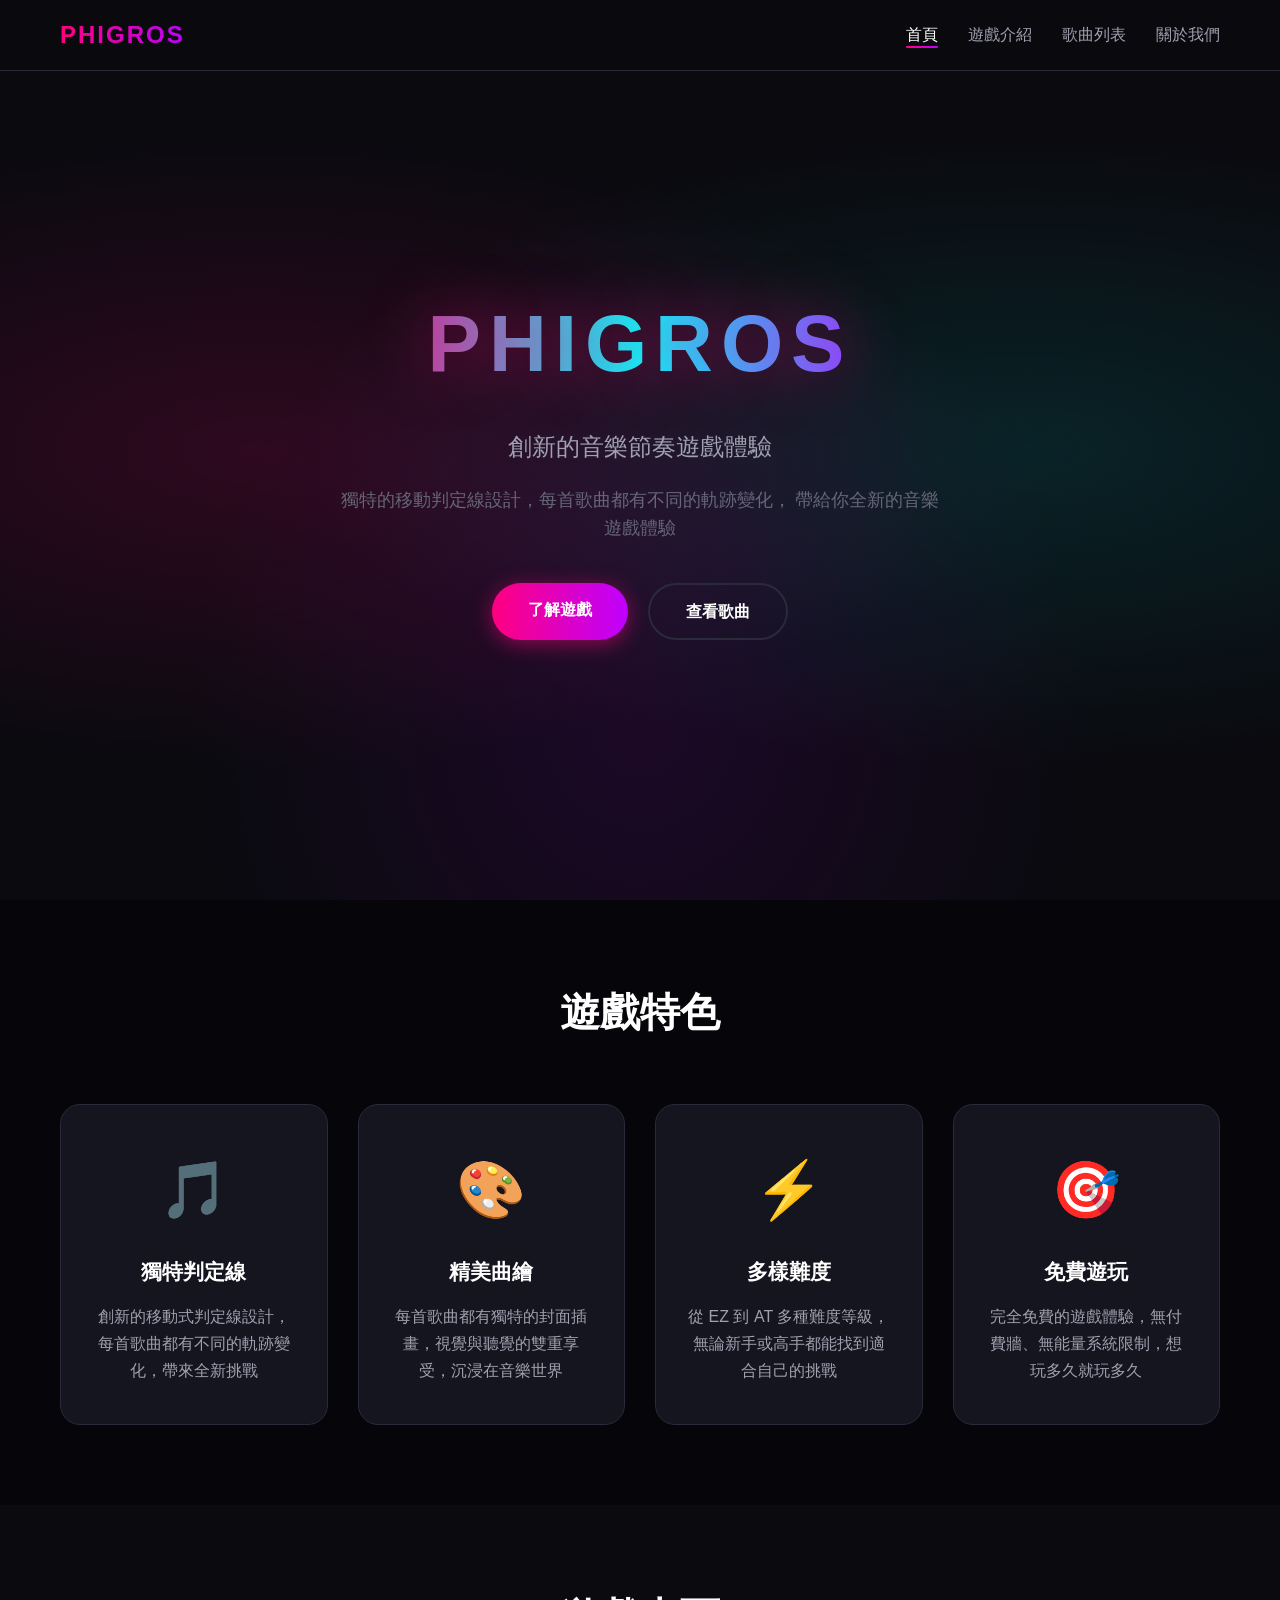
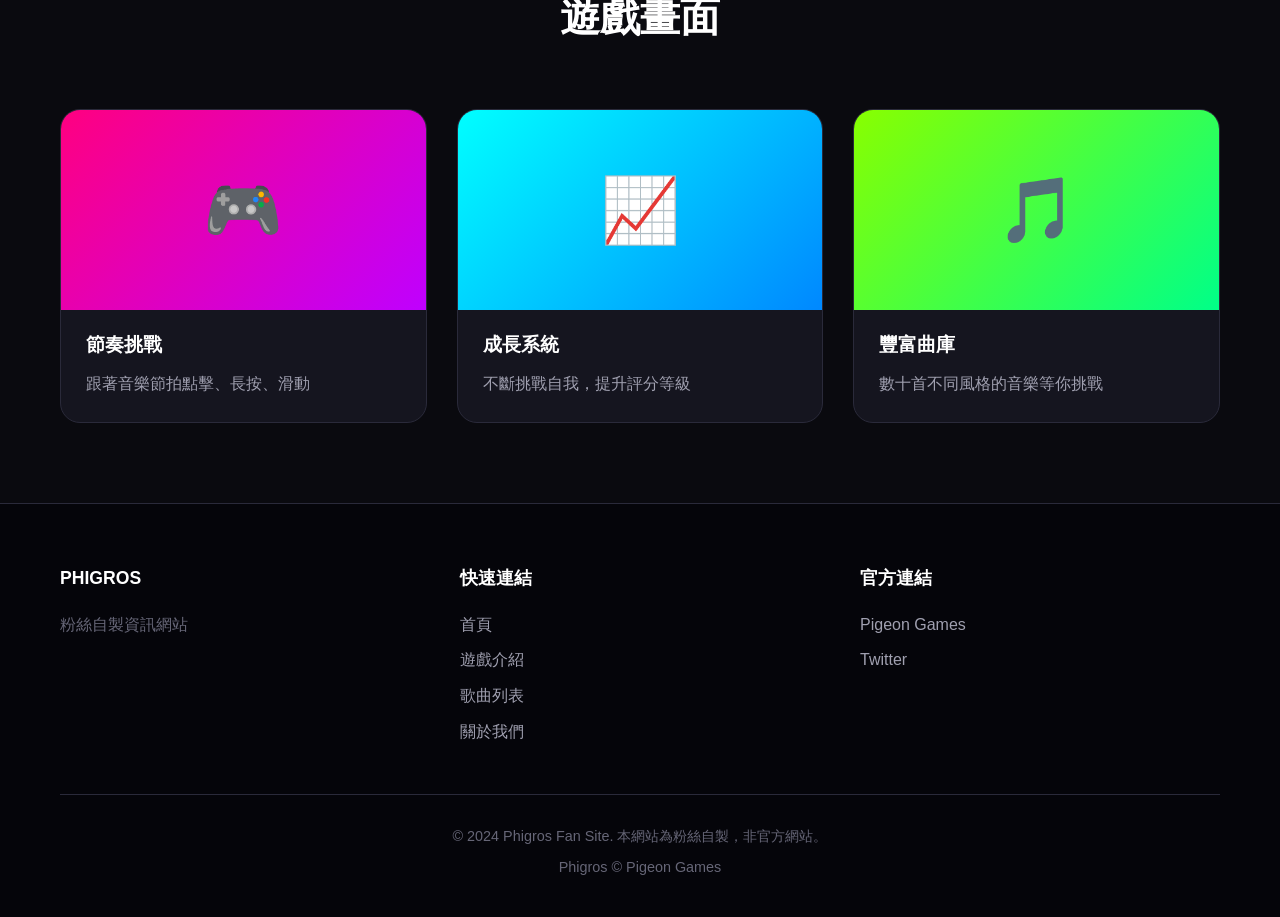
<file: index.html>
<!DOCTYPE html>
<html lang="zh-TW">
<head>
    <meta charset="UTF-8">
    <meta name="viewport" content="width=device-width, initial-scale=1.0">
    <title>Phigros Game - 音樂節奏遊戲</title>
    <link rel="stylesheet" href="css/style.css">
    <link rel="icon" type="image/svg+xml" href="data:image/svg+xml,<svg xmlns='http://www.w3.org/2000/svg' viewBox='0 0 100 100'><text y='.9em' font-size='90'>🎵</text></svg>">
</head>
<body>
    <nav class="navbar">
        <div class="nav-container">
            <a href="index.html" class="nav-logo">PHIGROS</a>
            <ul class="nav-menu">
                <li><a href="index.html" class="nav-link active">首頁</a></li>
                <li><a href="game.html" class="nav-link">遊戲介紹</a></li>
                <li><a href="songs.html" class="nav-link">歌曲列表</a></li>
                <li><a href="about.html" class="nav-link">關於我們</a></li>
            </ul>
            <div class="hamburger">
                <span></span>
                <span></span>
                <span></span>
            </div>
        </div>
    </nav>

    <section class="hero">
        <div class="hero-content">
            <h1 class="hero-title">PHIGROS</h1>
            <p class="hero-subtitle">創新的音樂節奏遊戲體驗</p>
            <p class="hero-description">
                獨特的移動判定線設計，每首歌曲都有不同的軌跡變化，
                帶給你全新的音樂遊戲體驗
            </p>
            <div class="hero-buttons">
                <a href="game.html" class="btn btn-primary">了解遊戲</a>
                <a href="songs.html" class="btn btn-secondary">查看歌曲</a>
            </div>
        </div>
        <div class="hero-bg"></div>
    </section>

    <section class="features">
        <div class="container">
            <h2 class="section-title">遊戲特色</h2>
            <div class="feature-grid">
                <div class="feature-card">
                    <div class="feature-icon">🎵</div>
                    <h3>獨特判定線</h3>
                    <p>創新的移動式判定線設計，每首歌曲都有不同的軌跡變化，帶來全新挑戰</p>
                </div>
                <div class="feature-card">
                    <div class="feature-icon">🎨</div>
                    <h3>精美曲繪</h3>
                    <p>每首歌曲都有獨特的封面插畫，視覺與聽覺的雙重享受，沉浸在音樂世界</p>
                </div>
                <div class="feature-card">
                    <div class="feature-icon">⚡</div>
                    <h3>多樣難度</h3>
                    <p>從 EZ 到 AT 多種難度等級，無論新手或高手都能找到適合自己的挑戰</p>
                </div>
                <div class="feature-card">
                    <div class="feature-icon">🎯</div>
                    <h3>免費遊玩</h3>
                    <p>完全免費的遊戲體驗，無付費牆、無能量系統限制，想玩多久就玩多久</p>
                </div>
            </div>
        </div>
    </section>

    <section class="preview">
        <div class="container">
            <h2 class="section-title">遊戲畫面</h2>
            <div class="preview-grid">
                <div class="preview-card">
                    <div class="preview-placeholder" style="background: linear-gradient(135deg, #ff0080, #bf00ff);">
                        <span>🎮</span>
                    </div>
                    <h3>節奏挑戰</h3>
                    <p>跟著音樂節拍點擊、長按、滑動</p>
                </div>
                <div class="preview-card">
                    <div class="preview-placeholder" style="background: linear-gradient(135deg, #00ffff, #0088ff);">
                        <span>📈</span>
                    </div>
                    <h3>成長系統</h3>
                    <p>不斷挑戰自我，提升評分等級</p>
                </div>
                <div class="preview-card">
                    <div class="preview-placeholder" style="background: linear-gradient(135deg, #88ff00, #00ff88);">
                        <span>🎵</span>
                    </div>
                    <h3>豐富曲庫</h3>
                    <p>數十首不同風格的音樂等你挑戰</p>
                </div>
            </div>
        </div>
    </section>

    <footer class="footer">
        <div class="container">
            <div class="footer-content">
                <div class="footer-section">
                    <h4>PHIGROS</h4>
                    <p>粉絲自製資訊網站</p>
                </div>
                <div class="footer-section">
                    <h4>快速連結</h4>
                    <ul>
                        <li><a href="index.html">首頁</a></li>
                        <li><a href="game.html">遊戲介紹</a></li>
                        <li><a href="songs.html">歌曲列表</a></li>
                        <li><a href="about.html">關於我們</a></li>
                    </ul>
                </div>
                <div class="footer-section">
                    <h4>官方連結</h4>
                    <ul>
                        <li><a href="https://pigeon-games.com" target="_blank">Pigeon Games</a></li>
                        <li><a href="https://twitter.com/Phigros_PGS" target="_blank">Twitter</a></li>
                    </ul>
                </div>
            </div>
            <div class="footer-bottom">
                <p>© 2024 Phigros Fan Site. 本網站為粉絲自製，非官方網站。</p>
                <p>Phigros © Pigeon Games</p>
            </div>
        </div>
    </footer>

    <script src="js/main.js"></script>
</body>
</html>
</file>
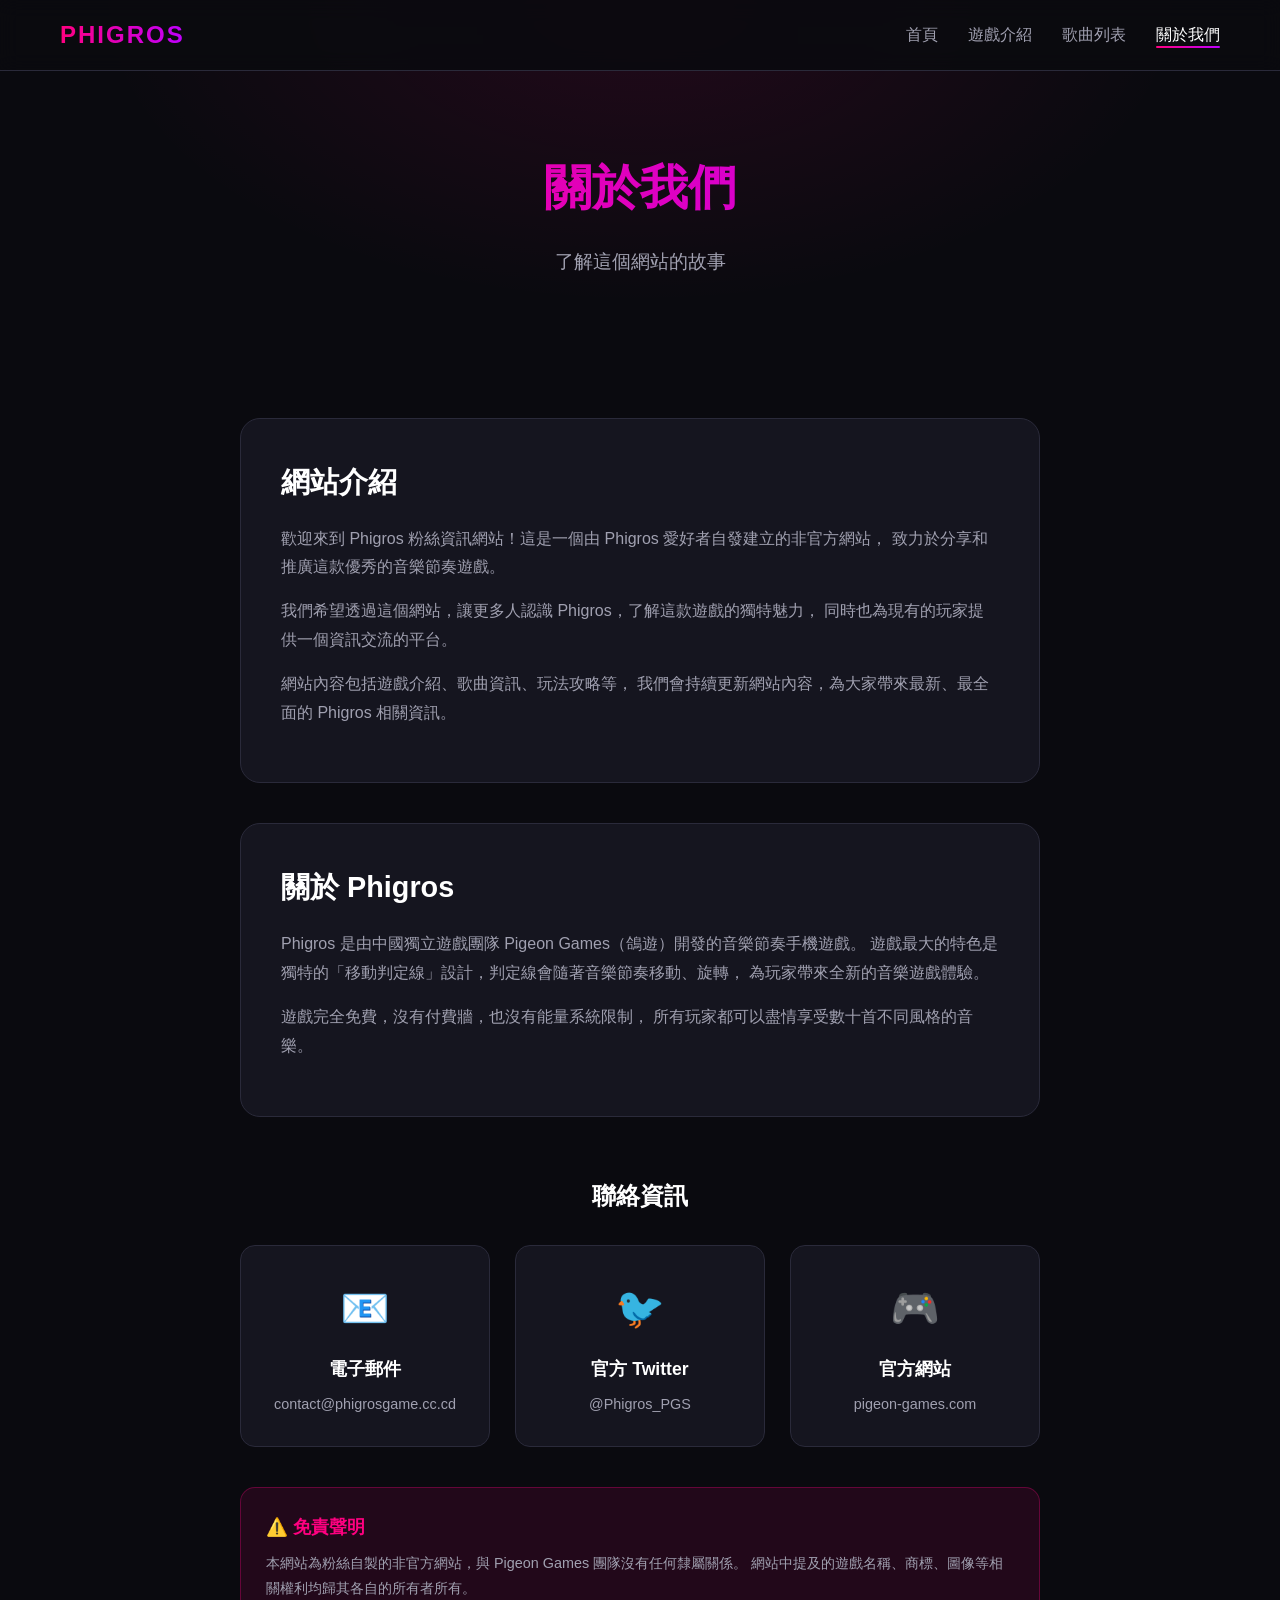
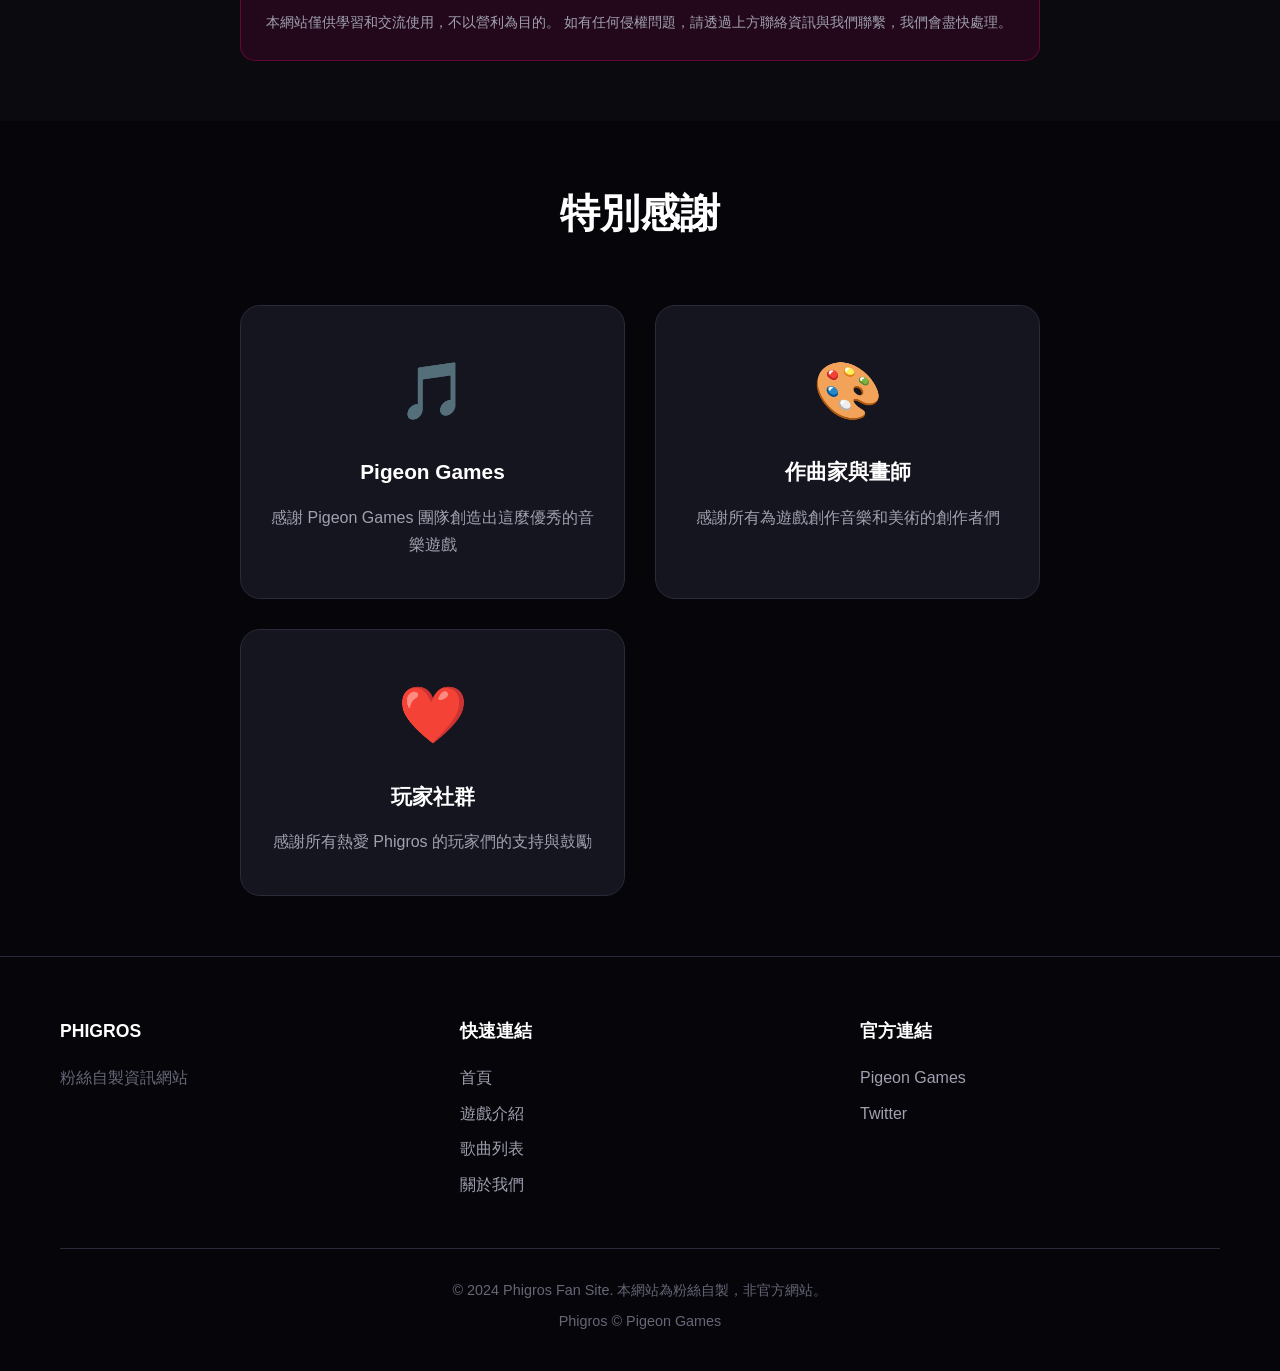
<file: about.html>
<!DOCTYPE html>
<html lang="zh-TW">
<head>
    <meta charset="UTF-8">
    <meta name="viewport" content="width=device-width, initial-scale=1.0">
    <title>關於我們 - Phigros Game</title>
    <link rel="stylesheet" href="css/style.css">
    <link rel="icon" type="image/svg+xml" href="data:image/svg+xml,<svg xmlns='http://www.w3.org/2000/svg' viewBox='0 0 100 100'><text y='.9em' font-size='90'>🎵</text></svg>">
</head>
<body>
    <nav class="navbar">
        <div class="nav-container">
            <a href="index.html" class="nav-logo">PHIGROS</a>
            <ul class="nav-menu">
                <li><a href="index.html" class="nav-link">首頁</a></li>
                <li><a href="game.html" class="nav-link">遊戲介紹</a></li>
                <li><a href="songs.html" class="nav-link">歌曲列表</a></li>
                <li><a href="about.html" class="nav-link active">關於我們</a></li>
            </ul>
            <div class="hamburger">
                <span></span>
                <span></span>
                <span></span>
            </div>
        </div>
    </nav>

    <section class="page-header">
        <div class="container">
            <h1>關於我們</h1>
            <p>了解這個網站的故事</p>
        </div>
    </section>

    <section class="about-section">
        <div class="container">
            <div class="about-content">
                <div class="about-text">
                    <h2>網站介紹</h2>
                    <p>
                        歡迎來到 Phigros 粉絲資訊網站！這是一個由 Phigros 愛好者自發建立的非官方網站，
                        致力於分享和推廣這款優秀的音樂節奏遊戲。
                    </p>
                    <p>
                        我們希望透過這個網站，讓更多人認識 Phigros，了解這款遊戲的獨特魅力，
                        同時也為現有的玩家提供一個資訊交流的平台。
                    </p>
                    <p>
                        網站內容包括遊戲介紹、歌曲資訊、玩法攻略等，
                        我們會持續更新網站內容，為大家帶來最新、最全面的 Phigros 相關資訊。
                    </p>
                </div>

                <div class="about-text">
                    <h2>關於 Phigros</h2>
                    <p>
                        Phigros 是由中國獨立遊戲團隊 Pigeon Games（鴿遊）開發的音樂節奏手機遊戲。
                        遊戲最大的特色是獨特的「移動判定線」設計，判定線會隨著音樂節奏移動、旋轉，
                        為玩家帶來全新的音樂遊戲體驗。
                    </p>
                    <p>
                        遊戲完全免費，沒有付費牆，也沒有能量系統限制，
                        所有玩家都可以盡情享受數十首不同風格的音樂。
                    </p>
                </div>

                <h2 style="text-align: center; margin: 60px 0 30px; color: var(--text-primary);">聯絡資訊</h2>
                <div class="contact-info">
                    <div class="contact-card">
                        <div class="contact-icon">📧</div>
                        <h3>電子郵件</h3>
                        <p>contact@phigrosgame.cc.cd</p>
                    </div>
                    <div class="contact-card">
                        <div class="contact-icon">🐦</div>
                        <h3>官方 Twitter</h3>
                        <p>@Phigros_PGS</p>
                    </div>
                    <div class="contact-card">
                        <div class="contact-icon">🎮</div>
                        <h3>官方網站</h3>
                        <p>pigeon-games.com</p>
                    </div>
                </div>

                <div class="disclaimer">
                    <h3>⚠️ 免責聲明</h3>
                    <p>
                        本網站為粉絲自製的非官方網站，與 Pigeon Games 團隊沒有任何隸屬關係。
                        網站中提及的遊戲名稱、商標、圖像等相關權利均歸其各自的所有者所有。
                    </p>
                    <p style="margin-top: 10px;">
                        本網站僅供學習和交流使用，不以營利為目的。
                        如有任何侵權問題，請透過上方聯絡資訊與我們聯繫，我們會盡快處理。
                    </p>
                </div>
            </div>
        </div>
    </section>

    <section class="features" style="padding: 60px 0;">
        <div class="container">
            <h2 class="section-title">特別感謝</h2>
            <div class="feature-grid" style="max-width: 800px; margin: 0 auto;">
                <div class="feature-card">
                    <div class="feature-icon">🎵</div>
                    <h3>Pigeon Games</h3>
                    <p>感謝 Pigeon Games 團隊創造出這麼優秀的音樂遊戲</p>
                </div>
                <div class="feature-card">
                    <div class="feature-icon">🎨</div>
                    <h3>作曲家與畫師</h3>
                    <p>感謝所有為遊戲創作音樂和美術的創作者們</p>
                </div>
                <div class="feature-card">
                    <div class="feature-icon">❤️</div>
                    <h3>玩家社群</h3>
                    <p>感謝所有熱愛 Phigros 的玩家們的支持與鼓勵</p>
                </div>
            </div>
        </div>
    </section>

    <footer class="footer">
        <div class="container">
            <div class="footer-content">
                <div class="footer-section">
                    <h4>PHIGROS</h4>
                    <p>粉絲自製資訊網站</p>
                </div>
                <div class="footer-section">
                    <h4>快速連結</h4>
                    <ul>
                        <li><a href="index.html">首頁</a></li>
                        <li><a href="game.html">遊戲介紹</a></li>
                        <li><a href="songs.html">歌曲列表</a></li>
                        <li><a href="about.html">關於我們</a></li>
                    </ul>
                </div>
                <div class="footer-section">
                    <h4>官方連結</h4>
                    <ul>
                        <li><a href="https://pigeon-games.com" target="_blank">Pigeon Games</a></li>
                        <li><a href="https://twitter.com/Phigros_PGS" target="_blank">Twitter</a></li>
                    </ul>
                </div>
            </div>
            <div class="footer-bottom">
                <p>© 2024 Phigros Fan Site. 本網站為粉絲自製，非官方網站。</p>
                <p>Phigros © Pigeon Games</p>
            </div>
        </div>
    </footer>

    <script src="js/main.js"></script>
</body>
</html>
</file>
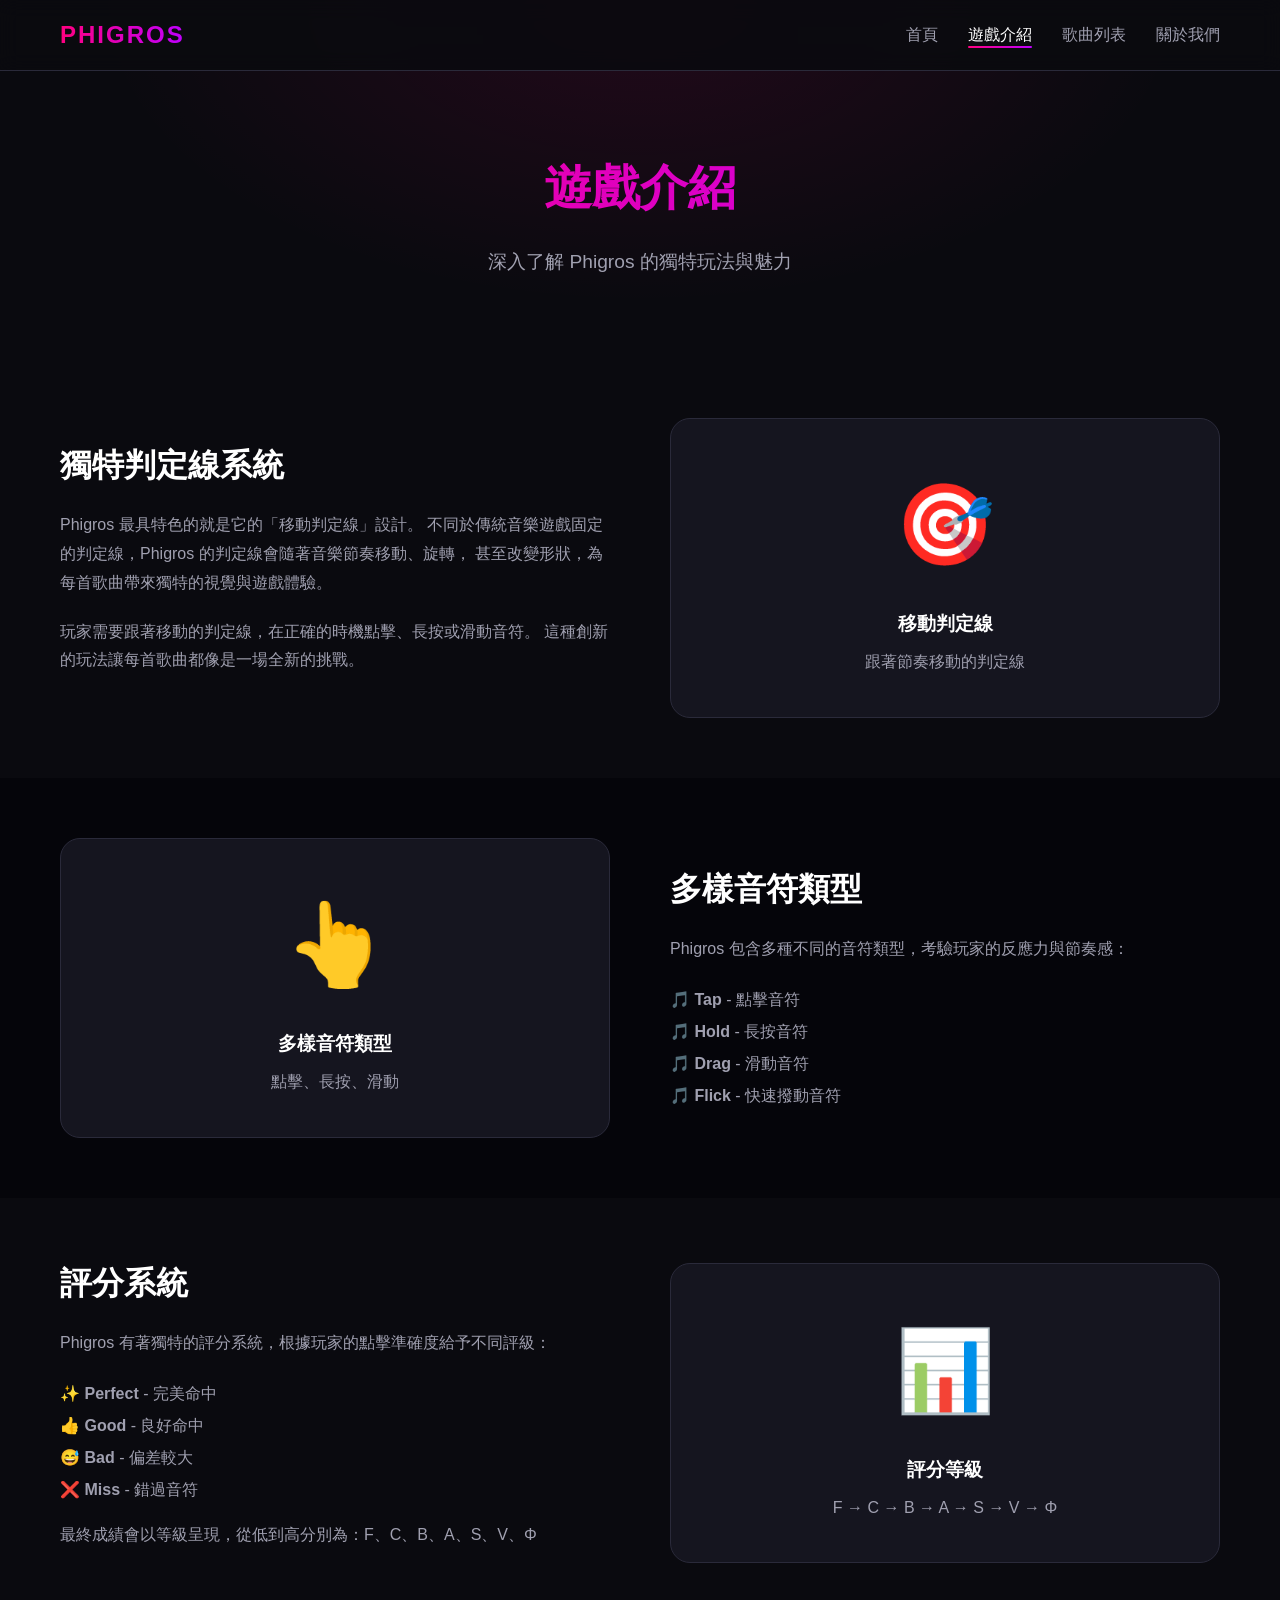
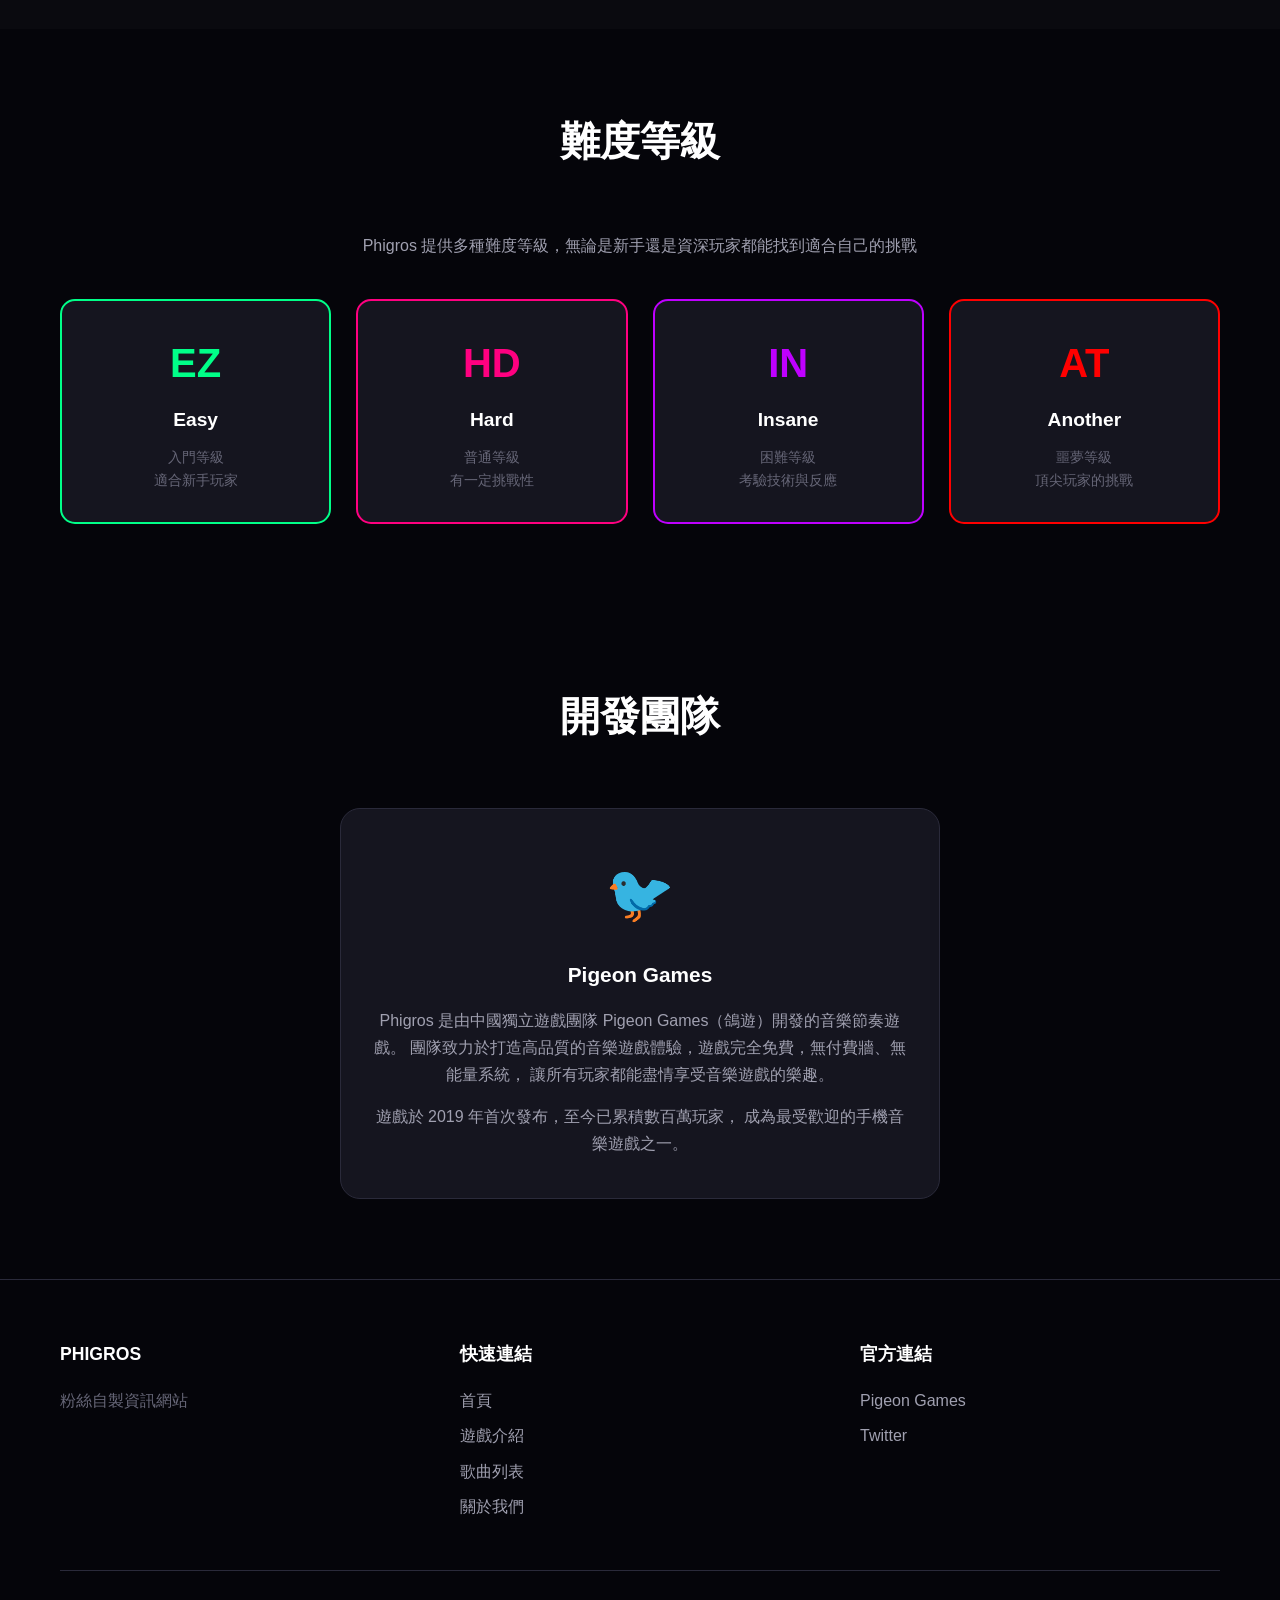
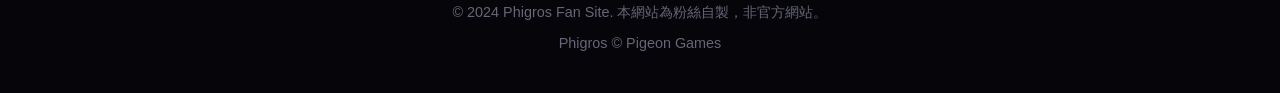
<file: game.html>
<!DOCTYPE html>
<html lang="zh-TW">
<head>
    <meta charset="UTF-8">
    <meta name="viewport" content="width=device-width, initial-scale=1.0">
    <title>遊戲介紹 - Phigros Game</title>
    <link rel="stylesheet" href="css/style.css">
    <link rel="icon" type="image/svg+xml" href="data:image/svg+xml,<svg xmlns='http://www.w3.org/2000/svg' viewBox='0 0 100 100'><text y='.9em' font-size='90'>🎵</text></svg>">
</head>
<body>
    <nav class="navbar">
        <div class="nav-container">
            <a href="index.html" class="nav-logo">PHIGROS</a>
            <ul class="nav-menu">
                <li><a href="index.html" class="nav-link">首頁</a></li>
                <li><a href="game.html" class="nav-link active">遊戲介紹</a></li>
                <li><a href="songs.html" class="nav-link">歌曲列表</a></li>
                <li><a href="about.html" class="nav-link">關於我們</a></li>
            </ul>
            <div class="hamburger">
                <span></span>
                <span></span>
                <span></span>
            </div>
        </div>
    </nav>

    <section class="page-header">
        <div class="container">
            <h1>遊戲介紹</h1>
            <p>深入了解 Phigros 的獨特玩法與魅力</p>
        </div>
    </section>

    <section class="gameplay-section">
        <div class="container">
            <div class="gameplay-grid">
                <div class="gameplay-text">
                    <h2>獨特判定線系統</h2>
                    <p>
                        Phigros 最具特色的就是它的「移動判定線」設計。
                        不同於傳統音樂遊戲固定的判定線，Phigros 的判定線會隨著音樂節奏移動、旋轉，
                        甚至改變形狀，為每首歌曲帶來獨特的視覺與遊戲體驗。
                    </p>
                    <p>
                        玩家需要跟著移動的判定線，在正確的時機點擊、長按或滑動音符。
                        這種創新的玩法讓每首歌曲都像是一場全新的挑戰。
                    </p>
                </div>
                <div class="gameplay-visual">
                    <div class="visual-icon">🎯</div>
                    <h3>移動判定線</h3>
                    <p style="color: var(--text-secondary); margin-top: 10px;">跟著節奏移動的判定線</p>
                </div>
            </div>
        </div>
    </section>

    <section class="gameplay-section" style="background: var(--bg-darker);">
        <div class="container">
            <div class="gameplay-grid">
                <div class="gameplay-visual">
                    <div class="visual-icon">👆</div>
                    <h3>多樣音符類型</h3>
                    <p style="color: var(--text-secondary); margin-top: 10px;">點擊、長按、滑動</p>
                </div>
                <div class="gameplay-text">
                    <h2>多樣音符類型</h2>
                    <p>
                        Phigros 包含多種不同的音符類型，考驗玩家的反應力與節奏感：
                    </p>
                    <ul style="color: var(--text-secondary); line-height: 2; list-style: none; margin-top: 15px;">
                        <li>🎵 <strong>Tap</strong> - 點擊音符</li>
                        <li>🎵 <strong>Hold</strong> - 長按音符</li>
                        <li>🎵 <strong>Drag</strong> - 滑動音符</li>
                        <li>🎵 <strong>Flick</strong> - 快速撥動音符</li>
                    </ul>
                </div>
            </div>
        </div>
    </section>

    <section class="gameplay-section">
        <div class="container">
            <div class="gameplay-grid">
                <div class="gameplay-text">
                    <h2>評分系統</h2>
                    <p>
                        Phigros 有著獨特的評分系統，根據玩家的點擊準確度給予不同評級：
                    </p>
                    <ul style="color: var(--text-secondary); line-height: 2; list-style: none; margin-top: 15px;">
                        <li>✨ <strong>Perfect</strong> - 完美命中</li>
                        <li>👍 <strong>Good</strong> - 良好命中</li>
                        <li>😅 <strong>Bad</strong> - 偏差較大</li>
                        <li>❌ <strong>Miss</strong> - 錯過音符</li>
                    </ul>
                    <p style="margin-top: 15px;">
                        最終成績會以等級呈現，從低到高分別為：F、C、B、A、S、V、Φ
                    </p>
                </div>
                <div class="gameplay-visual">
                    <div class="visual-icon">📊</div>
                    <h3>評分等級</h3>
                    <p style="color: var(--text-secondary); margin-top: 10px;">F → C → B → A → S → V → Φ</p>
                </div>
            </div>
        </div>
    </section>

    <section class="difficulty-section">
        <div class="container">
            <h2 class="section-title">難度等級</h2>
            <p style="text-align: center; color: var(--text-secondary); max-width: 600px; margin: 0 auto 40px;">
                Phigros 提供多種難度等級，無論是新手還是資深玩家都能找到適合自己的挑戰
            </p>
            <div class="difficulty-grid">
                <div class="difficulty-card easy">
                    <div class="difficulty-level">EZ</div>
                    <div class="difficulty-name">Easy</div>
                    <div class="difficulty-desc">入門等級<br>適合新手玩家</div>
                </div>
                <div class="difficulty-card hard">
                    <div class="difficulty-level">HD</div>
                    <div class="difficulty-name">Hard</div>
                    <div class="difficulty-desc">普通等級<br>有一定挑戰性</div>
                </div>
                <div class="difficulty-card insane">
                    <div class="difficulty-level">IN</div>
                    <div class="difficulty-name">Insane</div>
                    <div class="difficulty-desc">困難等級<br>考驗技術與反應</div>
                </div>
                <div class="difficulty-card another">
                    <div class="difficulty-level">AT</div>
                    <div class="difficulty-name">Another</div>
                    <div class="difficulty-desc">噩夢等級<br>頂尖玩家的挑戰</div>
                </div>
            </div>
        </div>
    </section>

    <section class="features">
        <div class="container">
            <h2 class="section-title">開發團隊</h2>
            <div class="feature-grid" style="max-width: 600px; margin: 0 auto;">
                <div class="feature-card" style="grid-column: 1 / -1;">
                    <div class="feature-icon">🐦</div>
                    <h3>Pigeon Games</h3>
                    <p>
                        Phigros 是由中國獨立遊戲團隊 Pigeon Games（鴿遊）開發的音樂節奏遊戲。
                        團隊致力於打造高品質的音樂遊戲體驗，遊戲完全免費，無付費牆、無能量系統，
                        讓所有玩家都能盡情享受音樂遊戲的樂趣。
                    </p>
                    <p style="margin-top: 15px;">
                        遊戲於 2019 年首次發布，至今已累積數百萬玩家，
                        成為最受歡迎的手機音樂遊戲之一。
                    </p>
                </div>
            </div>
        </div>
    </section>

    <footer class="footer">
        <div class="container">
            <div class="footer-content">
                <div class="footer-section">
                    <h4>PHIGROS</h4>
                    <p>粉絲自製資訊網站</p>
                </div>
                <div class="footer-section">
                    <h4>快速連結</h4>
                    <ul>
                        <li><a href="index.html">首頁</a></li>
                        <li><a href="game.html">遊戲介紹</a></li>
                        <li><a href="songs.html">歌曲列表</a></li>
                        <li><a href="about.html">關於我們</a></li>
                    </ul>
                </div>
                <div class="footer-section">
                    <h4>官方連結</h4>
                    <ul>
                        <li><a href="https://pigeon-games.com" target="_blank">Pigeon Games</a></li>
                        <li><a href="https://twitter.com/Phigros_PGS" target="_blank">Twitter</a></li>
                    </ul>
                </div>
            </div>
            <div class="footer-bottom">
                <p>© 2024 Phigros Fan Site. 本網站為粉絲自製，非官方網站。</p>
                <p>Phigros © Pigeon Games</p>
            </div>
        </div>
    </footer>

    <script src="js/main.js"></script>
</body>
</html>
</file>
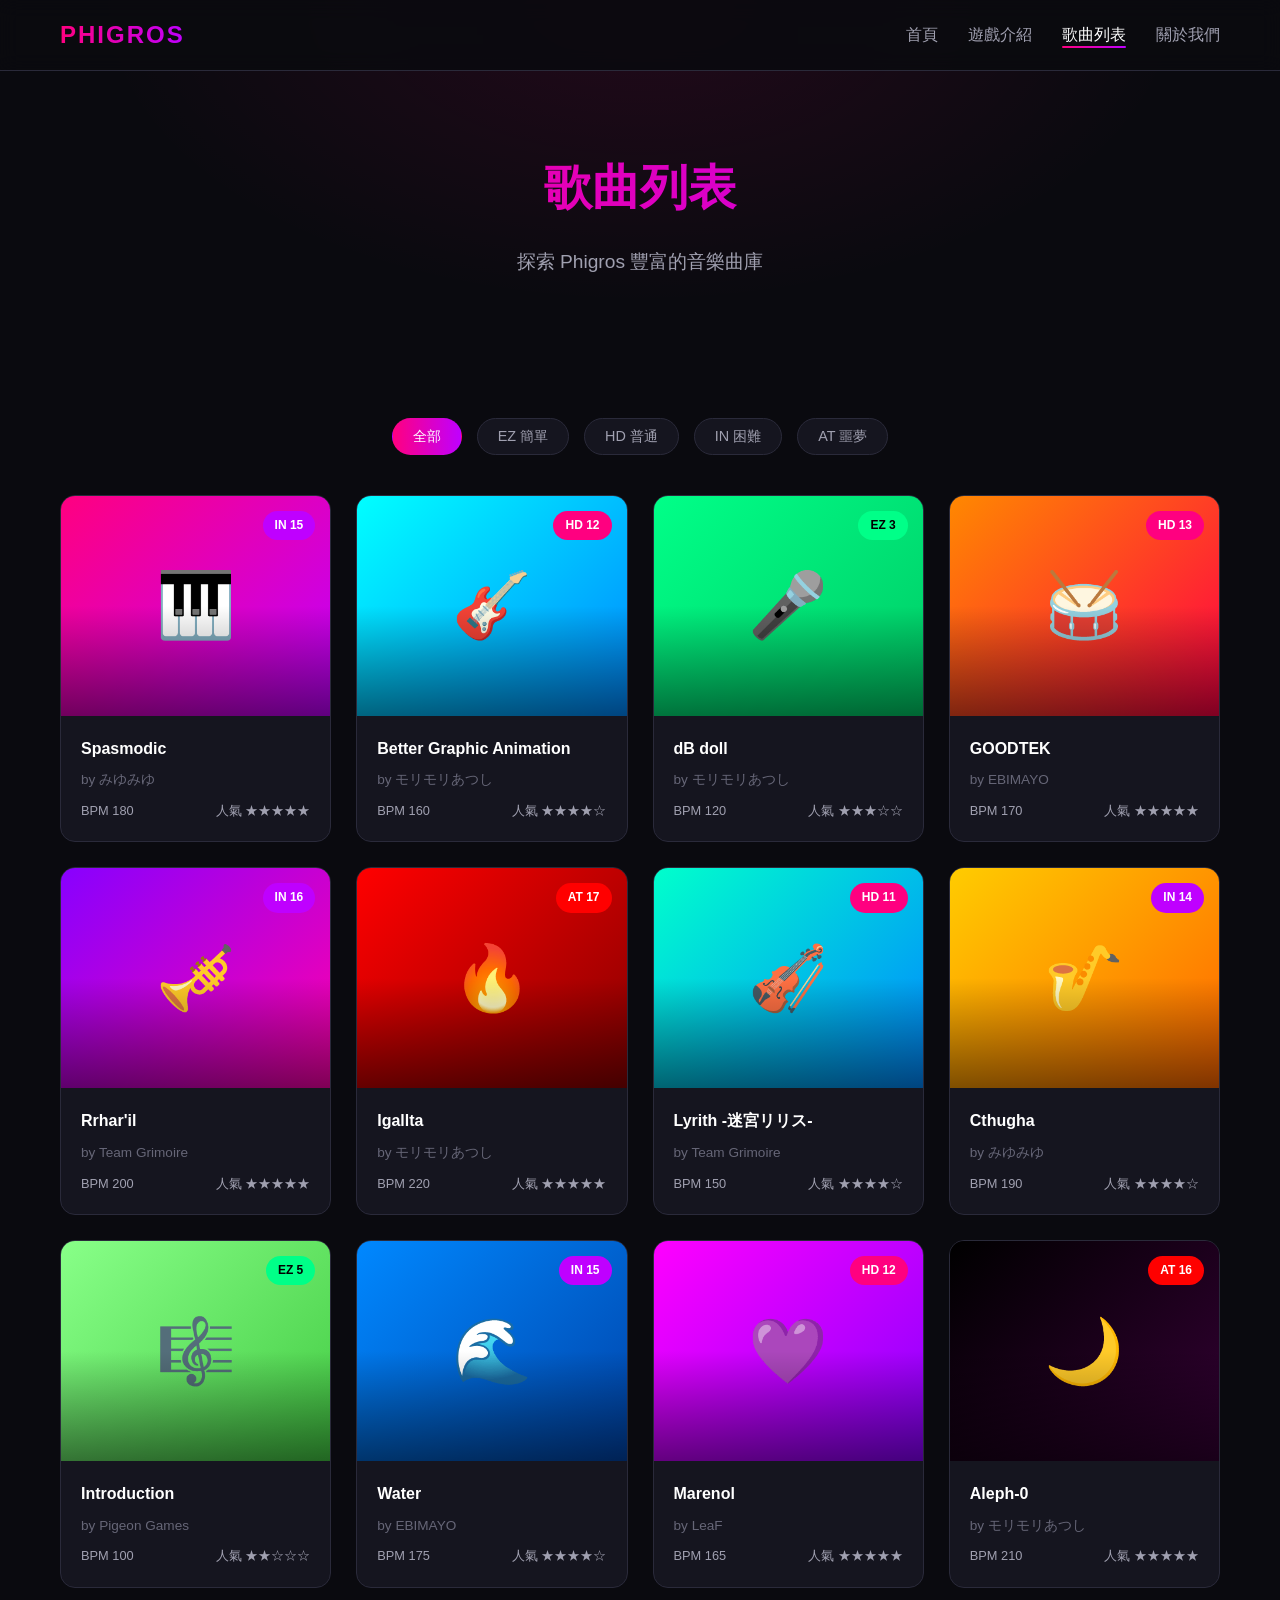
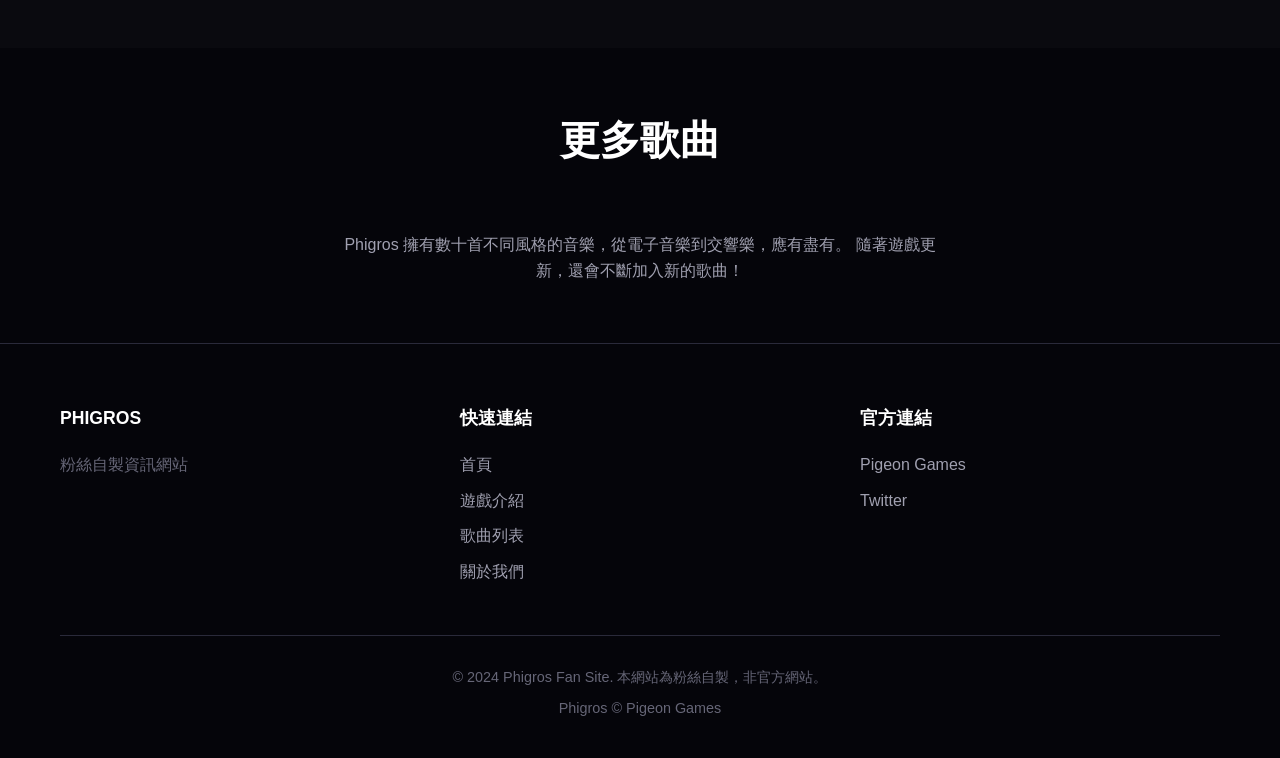
<file: songs.html>
<!DOCTYPE html>
<html lang="zh-TW">
<head>
    <meta charset="UTF-8">
    <meta name="viewport" content="width=device-width, initial-scale=1.0">
    <title>歌曲列表 - Phigros Game</title>
    <link rel="stylesheet" href="css/style.css">
    <link rel="icon" type="image/svg+xml" href="data:image/svg+xml,<svg xmlns='http://www.w3.org/2000/svg' viewBox='0 0 100 100'><text y='.9em' font-size='90'>🎵</text></svg>">
</head>
<body>
    <nav class="navbar">
        <div class="nav-container">
            <a href="index.html" class="nav-logo">PHIGROS</a>
            <ul class="nav-menu">
                <li><a href="index.html" class="nav-link">首頁</a></li>
                <li><a href="game.html" class="nav-link">遊戲介紹</a></li>
                <li><a href="songs.html" class="nav-link active">歌曲列表</a></li>
                <li><a href="about.html" class="nav-link">關於我們</a></li>
            </ul>
            <div class="hamburger">
                <span></span>
                <span></span>
                <span></span>
            </div>
        </div>
    </nav>

    <section class="page-header">
        <div class="container">
            <h1>歌曲列表</h1>
            <p>探索 Phigros 豐富的音樂曲庫</p>
        </div>
    </section>

    <section class="songs-section">
        <div class="container">
            <div class="song-filters">
                <button class="filter-btn active" data-filter="all">全部</button>
                <button class="filter-btn" data-filter="ez">EZ 簡單</button>
                <button class="filter-btn" data-filter="hd">HD 普通</button>
                <button class="filter-btn" data-filter="in">IN 困難</button>
                <button class="filter-btn" data-filter="at">AT 噩夢</button>
            </div>

            <div class="song-grid">
                <div class="song-card" data-difficulty="in">
                    <div class="song-cover" style="background: linear-gradient(135deg, #ff0080, #bf00ff);">
                        <span class="song-difficulty diff-in">IN 15</span>
                        🎹
                    </div>
                    <div class="song-info">
                        <div class="song-title">Spasmodic</div>
                        <div class="song-artist">by みゆみゆ</div>
                        <div class="song-meta">
                            <span>BPM 180</span>
                            <span>人氣 ★★★★★</span>
                        </div>
                    </div>
                </div>

                <div class="song-card" data-difficulty="hd">
                    <div class="song-cover" style="background: linear-gradient(135deg, #00ffff, #0088ff);">
                        <span class="song-difficulty diff-hd">HD 12</span>
                        🎸
                    </div>
                    <div class="song-info">
                        <div class="song-title">Better Graphic Animation</div>
                        <div class="song-artist">by モリモリあつし</div>
                        <div class="song-meta">
                            <span>BPM 160</span>
                            <span>人氣 ★★★★☆</span>
                        </div>
                    </div>
                </div>

                <div class="song-card" data-difficulty="ez">
                    <div class="song-cover" style="background: linear-gradient(135deg, #00ff88, #00cc66);">
                        <span class="song-difficulty diff-ez">EZ 3</span>
                        🎤
                    </div>
                    <div class="song-info">
                        <div class="song-title">dB doll</div>
                        <div class="song-artist">by モリモリあつし</div>
                        <div class="song-meta">
                            <span>BPM 120</span>
                            <span>人氣 ★★★☆☆</span>
                        </div>
                    </div>
                </div>

                <div class="song-card" data-difficulty="hd">
                    <div class="song-cover" style="background: linear-gradient(135deg, #ff8800, #ff0044);">
                        <span class="song-difficulty diff-hd">HD 13</span>
                        🥁
                    </div>
                    <div class="song-info">
                        <div class="song-title">GOODTEK</div>
                        <div class="song-artist">by EBIMAYO</div>
                        <div class="song-meta">
                            <span>BPM 170</span>
                            <span>人氣 ★★★★★</span>
                        </div>
                    </div>
                </div>

                <div class="song-card" data-difficulty="in">
                    <div class="song-cover" style="background: linear-gradient(135deg, #8800ff, #ff00aa);">
                        <span class="song-difficulty diff-in">IN 16</span>
                        🎺
                    </div>
                    <div class="song-info">
                        <div class="song-title">Rrhar'il</div>
                        <div class="song-artist">by Team Grimoire</div>
                        <div class="song-meta">
                            <span>BPM 200</span>
                            <span>人氣 ★★★★★</span>
                        </div>
                    </div>
                </div>

                <div class="song-card" data-difficulty="at">
                    <div class="song-cover" style="background: linear-gradient(135deg, #ff0000, #880000);">
                        <span class="song-difficulty diff-at">AT 17</span>
                        🔥
                    </div>
                    <div class="song-info">
                        <div class="song-title">Igallta</div>
                        <div class="song-artist">by モリモリあつし</div>
                        <div class="song-meta">
                            <span>BPM 220</span>
                            <span>人氣 ★★★★★</span>
                        </div>
                    </div>
                </div>

                <div class="song-card" data-difficulty="hd">
                    <div class="song-cover" style="background: linear-gradient(135deg, #00ffcc, #0088ff);">
                        <span class="song-difficulty diff-hd">HD 11</span>
                        🎻
                    </div>
                    <div class="song-info">
                        <div class="song-title">Lyrith -迷宮リリス-</div>
                        <div class="song-artist">by Team Grimoire</div>
                        <div class="song-meta">
                            <span>BPM 150</span>
                            <span>人氣 ★★★★☆</span>
                        </div>
                    </div>
                </div>

                <div class="song-card" data-difficulty="in">
                    <div class="song-cover" style="background: linear-gradient(135deg, #ffcc00, #ff6600);">
                        <span class="song-difficulty diff-in">IN 14</span>
                        🎷
                    </div>
                    <div class="song-info">
                        <div class="song-title">Cthugha</div>
                        <div class="song-artist">by みゆみゆ</div>
                        <div class="song-meta">
                            <span>BPM 190</span>
                            <span>人氣 ★★★★☆</span>
                        </div>
                    </div>
                </div>

                <div class="song-card" data-difficulty="ez">
                    <div class="song-cover" style="background: linear-gradient(135deg, #88ff88, #44cc44);">
                        <span class="song-difficulty diff-ez">EZ 5</span>
                        🎼
                    </div>
                    <div class="song-info">
                        <div class="song-title">Introduction</div>
                        <div class="song-artist">by Pigeon Games</div>
                        <div class="song-meta">
                            <span>BPM 100</span>
                            <span>人氣 ★★☆☆☆</span>
                        </div>
                    </div>
                </div>

                <div class="song-card" data-difficulty="in">
                    <div class="song-cover" style="background: linear-gradient(135deg, #0088ff, #0044aa);">
                        <span class="song-difficulty diff-in">IN 15</span>
                        🌊
                    </div>
                    <div class="song-info">
                        <div class="song-title">Water</div>
                        <div class="song-artist">by EBIMAYO</div>
                        <div class="song-meta">
                            <span>BPM 175</span>
                            <span>人氣 ★★★★☆</span>
                        </div>
                    </div>
                </div>

                <div class="song-card" data-difficulty="hd">
                    <div class="song-cover" style="background: linear-gradient(135deg, #ff00ff, #8800ff);">
                        <span class="song-difficulty diff-hd">HD 12</span>
                        💜
                    </div>
                    <div class="song-info">
                        <div class="song-title">Marenol</div>
                        <div class="song-artist">by LeaF</div>
                        <div class="song-meta">
                            <span>BPM 165</span>
                            <span>人氣 ★★★★★</span>
                        </div>
                    </div>
                </div>

                <div class="song-card" data-difficulty="at">
                    <div class="song-cover" style="background: linear-gradient(135deg, #000000, #330033);">
                        <span class="song-difficulty diff-at">AT 16</span>
                        🌙
                    </div>
                    <div class="song-info">
                        <div class="song-title">Aleph-0</div>
                        <div class="song-artist">by モリモリあつし</div>
                        <div class="song-meta">
                            <span>BPM 210</span>
                            <span>人氣 ★★★★★</span>
                        </div>
                    </div>
                </div>
            </div>
        </div>
    </section>

    <section class="features" style="padding: 60px 0;">
        <div class="container">
            <h2 class="section-title">更多歌曲</h2>
            <p style="text-align: center; color: var(--text-secondary); max-width: 600px; margin: 0 auto;">
                Phigros 擁有數十首不同風格的音樂，從電子音樂到交響樂，應有盡有。
                隨著遊戲更新，還會不斷加入新的歌曲！
            </p>
        </div>
    </section>

    <footer class="footer">
        <div class="container">
            <div class="footer-content">
                <div class="footer-section">
                    <h4>PHIGROS</h4>
                    <p>粉絲自製資訊網站</p>
                </div>
                <div class="footer-section">
                    <h4>快速連結</h4>
                    <ul>
                        <li><a href="index.html">首頁</a></li>
                        <li><a href="game.html">遊戲介紹</a></li>
                        <li><a href="songs.html">歌曲列表</a></li>
                        <li><a href="about.html">關於我們</a></li>
                    </ul>
                </div>
                <div class="footer-section">
                    <h4>官方連結</h4>
                    <ul>
                        <li><a href="https://pigeon-games.com" target="_blank">Pigeon Games</a></li>
                        <li><a href="https://twitter.com/Phigros_PGS" target="_blank">Twitter</a></li>
                    </ul>
                </div>
            </div>
            <div class="footer-bottom">
                <p>© 2024 Phigros Fan Site. 本網站為粉絲自製，非官方網站。</p>
                <p>Phigros © Pigeon Games</p>
            </div>
        </div>
    </footer>

    <script src="js/main.js"></script>
</body>
</html>
</file>
<file: css/style.css>
* {
    margin: 0;
    padding: 0;
    box-sizing: border-box;
}

:root {
    --primary: #ff0080;
    --secondary: #00ffff;
    --accent: #bf00ff;
    --bg-dark: #0a0a0f;
    --bg-darker: #05050a;
    --bg-card: #15151f;
    --bg-card-hover: #1a1a2a;
    --text-primary: #ffffff;
    --text-secondary: #a0a0b0;
    --text-muted: #666677;
    --border: #2a2a3a;
    --glow-primary: rgba(255, 0, 128, 0.5);
    --glow-secondary: rgba(0, 255, 255, 0.5);
}

body {
    font-family: -apple-system, BlinkMacSystemFont, 'Segoe UI', 'PingFang TC', 'Microsoft JhengHei', Roboto, sans-serif;
    background: var(--bg-dark);
    color: var(--text-primary);
    line-height: 1.6;
    overflow-x: hidden;
}

.container {
    max-width: 1200px;
    margin: 0 auto;
    padding: 0 20px;
}

/* Navbar */
.navbar {
    position: fixed;
    top: 0;
    left: 0;
    right: 0;
    z-index: 1000;
    background: rgba(10, 10, 15, 0.9);
    backdrop-filter: blur(10px);
    border-bottom: 1px solid var(--border);
}

.nav-container {
    max-width: 1200px;
    margin: 0 auto;
    padding: 0 20px;
    display: flex;
    justify-content: space-between;
    align-items: center;
    height: 70px;
}

.nav-logo {
    font-size: 1.5rem;
    font-weight: 900;
    background: linear-gradient(90deg, var(--primary), var(--accent));
    -webkit-background-clip: text;
    -webkit-text-fill-color: transparent;
    background-clip: text;
    text-decoration: none;
    letter-spacing: 2px;
}

.nav-menu {
    display: flex;
    list-style: none;
    gap: 30px;
}

.nav-link {
    color: var(--text-secondary);
    text-decoration: none;
    font-weight: 500;
    transition: color 0.3s;
    position: relative;
}

.nav-link:hover,
.nav-link.active {
    color: var(--text-primary);
}

.nav-link.active::after {
    content: '';
    position: absolute;
    bottom: -5px;
    left: 0;
    right: 0;
    height: 2px;
    background: linear-gradient(90deg, var(--primary), var(--accent));
    border-radius: 2px;
}

.hamburger {
    display: none;
    flex-direction: column;
    cursor: pointer;
    gap: 5px;
}

.hamburger span {
    width: 25px;
    height: 3px;
    background: var(--text-primary);
    border-radius: 3px;
    transition: 0.3s;
}

/* Hero Section */
.hero {
    min-height: 100vh;
    display: flex;
    align-items: center;
    justify-content: center;
    position: relative;
    padding: 100px 20px 80px;
    overflow: hidden;
}

.hero-bg {
    position: absolute;
    top: 0;
    left: 0;
    right: 0;
    bottom: 0;
    background: 
        radial-gradient(ellipse at 20% 50%, rgba(255, 0, 128, 0.15) 0%, transparent 50%),
        radial-gradient(ellipse at 80% 50%, rgba(0, 255, 255, 0.1) 0%, transparent 50%),
        radial-gradient(ellipse at 50% 80%, rgba(191, 0, 255, 0.1) 0%, transparent 50%);
    animation: heroPulse 8s ease-in-out infinite;
}

@keyframes heroPulse {
    0%, 100% { opacity: 1; transform: scale(1); }
    50% { opacity: 0.8; transform: scale(1.05); }
}

.hero-content {
    text-align: center;
    position: relative;
    z-index: 1;
    max-width: 800px;
}

.hero-title {
    font-size: 5rem;
    font-weight: 900;
    background: linear-gradient(90deg, var(--primary), var(--secondary), var(--accent));
    -webkit-background-clip: text;
    -webkit-text-fill-color: transparent;
    background-clip: text;
    margin-bottom: 20px;
    letter-spacing: 8px;
    text-shadow: 0 0 60px var(--glow-primary);
    animation: titleGlow 3s ease-in-out infinite alternate;
}

@keyframes titleGlow {
    from { filter: drop-shadow(0 0 20px var(--glow-primary)); }
    to { filter: drop-shadow(0 0 40px var(--glow-secondary)); }
}

.hero-subtitle {
    font-size: 1.5rem;
    color: var(--text-secondary);
    margin-bottom: 20px;
    font-weight: 300;
}

.hero-description {
    font-size: 1.1rem;
    color: var(--text-muted);
    margin-bottom: 40px;
    max-width: 600px;
    margin-left: auto;
    margin-right: auto;
}

.hero-buttons {
    display: flex;
    gap: 20px;
    justify-content: center;
    flex-wrap: wrap;
}

/* Buttons */
.btn {
    display: inline-block;
    padding: 14px 36px;
    border-radius: 50px;
    font-weight: 600;
    font-size: 1rem;
    text-decoration: none;
    transition: all 0.3s ease;
    cursor: pointer;
    border: none;
}

.btn-primary {
    background: linear-gradient(90deg, var(--primary), var(--accent));
    color: white;
    box-shadow: 0 4px 20px var(--glow-primary);
}

.btn-primary:hover {
    transform: translateY(-3px);
    box-shadow: 0 8px 30px var(--glow-primary);
}

.btn-secondary {
    background: transparent;
    color: var(--text-primary);
    border: 2px solid var(--border);
}

.btn-secondary:hover {
    border-color: var(--secondary);
    color: var(--secondary);
    box-shadow: 0 4px 20px var(--glow-secondary);
}

/* Section Styles */
section {
    padding: 80px 0;
}

.section-title {
    text-align: center;
    font-size: 2.5rem;
    margin-bottom: 60px;
    color: var(--text-primary);
}

/* Features Section */
.features {
    background: var(--bg-darker);
}

.feature-grid {
    display: grid;
    grid-template-columns: repeat(auto-fit, minmax(250px, 1fr));
    gap: 30px;
}

.feature-card {
    background: var(--bg-card);
    padding: 40px 30px;
    border-radius: 20px;
    border: 1px solid var(--border);
    transition: all 0.3s ease;
    text-align: center;
}

.feature-card:hover {
    transform: translateY(-10px);
    border-color: var(--primary);
    box-shadow: 0 20px 40px rgba(255, 0, 128, 0.2);
}

.feature-icon {
    font-size: 3.5rem;
    margin-bottom: 20px;
}

.feature-card h3 {
    font-size: 1.3rem;
    margin-bottom: 15px;
    color: var(--text-primary);
}

.feature-card p {
    color: var(--text-secondary);
    line-height: 1.7;
}

/* Preview Section */
.preview-grid {
    display: grid;
    grid-template-columns: repeat(auto-fit, minmax(280px, 1fr));
    gap: 30px;
}

.preview-card {
    background: var(--bg-card);
    border-radius: 20px;
    overflow: hidden;
    border: 1px solid var(--border);
    transition: all 0.3s ease;
}

.preview-card:hover {
    transform: translateY(-5px);
    border-color: var(--secondary);
    box-shadow: 0 15px 40px rgba(0, 255, 255, 0.15);
}

.preview-placeholder {
    width: 100%;
    height: 200px;
    display: flex;
    align-items: center;
    justify-content: center;
    font-size: 4rem;
}

.preview-card h3 {
    padding: 20px 25px 10px;
    font-size: 1.2rem;
}

.preview-card p {
    padding: 0 25px 25px;
    color: var(--text-secondary);
}

/* Game Page */
.page-header {
    padding: 150px 0 80px;
    text-align: center;
    background: 
        radial-gradient(ellipse at 50% 0%, rgba(255, 0, 128, 0.1) 0%, transparent 60%);
}

.page-header h1 {
    font-size: 3rem;
    margin-bottom: 20px;
    background: linear-gradient(90deg, var(--primary), var(--accent));
    -webkit-background-clip: text;
    -webkit-text-fill-color: transparent;
    background-clip: text;
}

.page-header p {
    font-size: 1.2rem;
    color: var(--text-secondary);
    max-width: 600px;
    margin: 0 auto;
}

.gameplay-section {
    padding: 60px 0;
}

.gameplay-grid {
    display: grid;
    grid-template-columns: 1fr 1fr;
    gap: 60px;
    align-items: center;
}

.gameplay-text h2 {
    font-size: 2rem;
    margin-bottom: 20px;
    color: var(--text-primary);
}

.gameplay-text p {
    color: var(--text-secondary);
    margin-bottom: 20px;
    line-height: 1.8;
}

.gameplay-visual {
    background: var(--bg-card);
    border-radius: 20px;
    padding: 40px;
    border: 1px solid var(--border);
    text-align: center;
    min-height: 300px;
    display: flex;
    flex-direction: column;
    align-items: center;
    justify-content: center;
}

.gameplay-visual .visual-icon {
    font-size: 5rem;
    margin-bottom: 20px;
}

.difficulty-section {
    background: var(--bg-darker);
    padding: 80px 0;
}

.difficulty-grid {
    display: grid;
    grid-template-columns: repeat(auto-fit, minmax(200px, 1fr));
    gap: 25px;
    margin-top: 40px;
}

.difficulty-card {
    background: var(--bg-card);
    padding: 30px;
    border-radius: 15px;
    text-align: center;
    border: 2px solid var(--border);
    transition: all 0.3s;
}

.difficulty-card:hover {
    transform: scale(1.05);
}

.difficulty-card.easy { border-color: #00ff88; }
.difficulty-card.hard { border-color: #ff0080; }
.difficulty-card.insane { border-color: #bf00ff; }
.difficulty-card.another { border-color: #ff0000; }

.difficulty-level {
    font-size: 2.5rem;
    font-weight: 900;
    margin-bottom: 10px;
}

.difficulty-card.easy .difficulty-level { color: #00ff88; }
.difficulty-card.hard .difficulty-level { color: #ff0080; }
.difficulty-card.insane .difficulty-level { color: #bf00ff; }
.difficulty-card.another .difficulty-level { color: #ff0000; }

.difficulty-name {
    font-size: 1.2rem;
    font-weight: 600;
    margin-bottom: 10px;
}

.difficulty-desc {
    color: var(--text-muted);
    font-size: 0.9rem;
}

/* Songs Page */
.songs-section {
    padding: 60px 0;
}

.song-filters {
    display: flex;
    justify-content: center;
    gap: 15px;
    margin-bottom: 40px;
    flex-wrap: wrap;
}

.filter-btn {
    padding: 8px 20px;
    border-radius: 20px;
    background: var(--bg-card);
    border: 1px solid var(--border);
    color: var(--text-secondary);
    cursor: pointer;
    transition: all 0.3s;
    font-size: 0.9rem;
}

.filter-btn:hover,
.filter-btn.active {
    background: linear-gradient(90deg, var(--primary), var(--accent));
    color: white;
    border-color: transparent;
}

.song-grid {
    display: grid;
    grid-template-columns: repeat(auto-fill, minmax(220px, 1fr));
    gap: 25px;
}

.song-card {
    background: var(--bg-card);
    border-radius: 15px;
    overflow: hidden;
    border: 1px solid var(--border);
    transition: all 0.3s ease;
    cursor: pointer;
}

.song-card:hover {
    transform: translateY(-8px);
    border-color: var(--primary);
    box-shadow: 0 15px 40px rgba(255, 0, 128, 0.2);
}

.song-cover {
    width: 100%;
    height: 220px;
    display: flex;
    align-items: center;
    justify-content: center;
    font-size: 4rem;
    position: relative;
}

.song-cover::after {
    content: '';
    position: absolute;
    bottom: 0;
    left: 0;
    right: 0;
    height: 50%;
    background: linear-gradient(transparent, rgba(0,0,0,0.5));
}

.song-difficulty {
    position: absolute;
    top: 15px;
    right: 15px;
    padding: 5px 12px;
    border-radius: 15px;
    font-size: 0.75rem;
    font-weight: 700;
    z-index: 1;
}

.diff-ez { background: #00ff88; color: #000; }
.diff-hd { background: #ff0080; color: #fff; }
.diff-in { background: #bf00ff; color: #fff; }
.diff-at { background: #ff0000; color: #fff; }

.song-info {
    padding: 20px;
}

.song-title {
    font-weight: 600;
    font-size: 1rem;
    margin-bottom: 8px;
    color: var(--text-primary);
    white-space: nowrap;
    overflow: hidden;
    text-overflow: ellipsis;
}

.song-artist {
    font-size: 0.85rem;
    color: var(--text-muted);
    margin-bottom: 10px;
}

.song-meta {
    display: flex;
    justify-content: space-between;
    font-size: 0.8rem;
    color: var(--text-secondary);
}

/* About Page */
.about-section {
    padding: 60px 0;
}

.about-content {
    max-width: 800px;
    margin: 0 auto;
}

.about-text {
    background: var(--bg-card);
    padding: 40px;
    border-radius: 20px;
    border: 1px solid var(--border);
    margin-bottom: 40px;
}

.about-text h2 {
    font-size: 1.8rem;
    margin-bottom: 20px;
    color: var(--text-primary);
}

.about-text p {
    color: var(--text-secondary);
    line-height: 1.8;
    margin-bottom: 15px;
}

.contact-info {
    display: grid;
    grid-template-columns: repeat(auto-fit, minmax(250px, 1fr));
    gap: 25px;
    margin-top: 30px;
}

.contact-card {
    background: var(--bg-card);
    padding: 30px;
    border-radius: 15px;
    border: 1px solid var(--border);
    text-align: center;
    transition: all 0.3s;
}

.contact-card:hover {
    border-color: var(--secondary);
    transform: translateY(-5px);
}

.contact-icon {
    font-size: 2.5rem;
    margin-bottom: 15px;
}

.contact-card h3 {
    font-size: 1.1rem;
    margin-bottom: 10px;
}

.contact-card p {
    color: var(--text-secondary);
    font-size: 0.9rem;
}

.disclaimer {
    background: rgba(255, 0, 128, 0.1);
    border: 1px solid rgba(255, 0, 128, 0.3);
    padding: 25px;
    border-radius: 15px;
    margin-top: 40px;
}

.disclaimer h3 {
    color: var(--primary);
    margin-bottom: 10px;
    font-size: 1.1rem;
}

.disclaimer p {
    color: var(--text-secondary);
    font-size: 0.9rem;
    line-height: 1.7;
}

/* Footer */
.footer {
    background: var(--bg-darker);
    padding: 60px 0 30px;
    border-top: 1px solid var(--border);
}

.footer-content {
    display: grid;
    grid-template-columns: repeat(auto-fit, minmax(200px, 1fr));
    gap: 40px;
    margin-bottom: 40px;
}

.footer-section h4 {
    font-size: 1.1rem;
    margin-bottom: 20px;
    color: var(--text-primary);
}

.footer-section p {
    color: var(--text-muted);
}

.footer-section ul {
    list-style: none;
}

.footer-section ul li {
    margin-bottom: 10px;
}

.footer-section ul li a {
    color: var(--text-secondary);
    text-decoration: none;
    transition: color 0.3s;
}

.footer-section ul li a:hover {
    color: var(--primary);
}

.footer-bottom {
    text-align: center;
    padding-top: 30px;
    border-top: 1px solid var(--border);
    color: var(--text-muted);
    font-size: 0.9rem;
}

.footer-bottom p {
    margin-bottom: 8px;
}

/* Responsive */
@media (max-width: 768px) {
    .nav-menu {
        display: none;
        position: absolute;
        top: 70px;
        left: 0;
        right: 0;
        background: var(--bg-dark);
        flex-direction: column;
        padding: 20px;
        gap: 15px;
        border-bottom: 1px solid var(--border);
    }

    .nav-menu.active {
        display: flex;
    }

    .hamburger {
        display: flex;
    }

    .hero-title {
        font-size: 3rem;
        letter-spacing: 4px;
    }

    .hero-subtitle {
        font-size: 1.2rem;
    }

    .section-title {
        font-size: 2rem;
    }

    .page-header h1 {
        font-size: 2rem;
    }

    .gameplay-grid {
        grid-template-columns: 1fr;
        gap: 30px;
    }

    .gameplay-visual {
        order: -1;
    }
}

@media (max-width: 480px) {
    .hero-title {
        font-size: 2.5rem;
    }

    .hero-buttons {
        flex-direction: column;
        align-items: center;
    }

    .btn {
        width: 100%;
        max-width: 250px;
        text-align: center;
    }

    .section-title {
        font-size: 1.8rem;
    }
}
</file>
